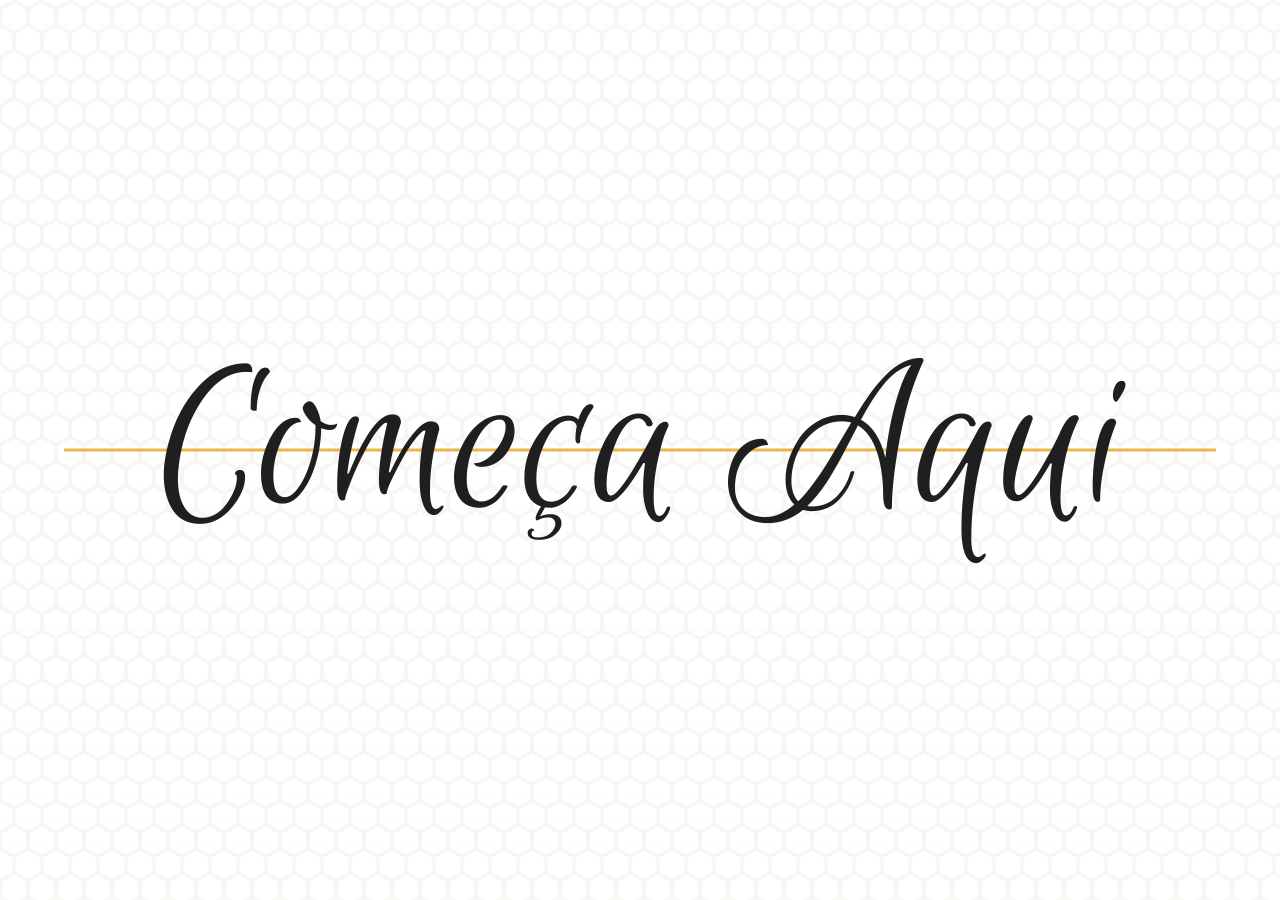
<file: index.html>
<!DOCTYPE html>
<html lang="pt-br">
  <head>
    <meta charset="UTF-8" />
    <meta name="viewport" content="width=device-width, initial-scale=1.0" />
    <meta http-equiv="refresh" content="1.5; url=View/index.html" />
    <title>Começa Aqui</title>
    <link rel="preconnect" href="https://fonts.googleapis.com" />
    <link rel="preconnect" href="https://fonts.gstatic.com" crossorigin />
    <link
      href="https://fonts.googleapis.com/css2?family=Euphoria+Script&display=swap"
      rel="stylesheet" />
    <style>
      :root {
        --gold: #e9b64a;
        --bg-light: #f7f6f3;
        --text-dark: #1f1f1f;
        --card-bg: #ffffff;
      }

      :root[data-theme="dark"] {
        --bg-light: #2f2c2a;
        --card-bg: #3a3633;
        --text-dark: #f2efea;
      }

      * {
        box-sizing: border-box;
      }

      body {
        margin: 0;
        min-height: 100vh;
        display: flex;
        align-items: center;
        justify-content: center;
      }

      .splash {
        --s: 14px;
        --hex-linha: var(--card-bg);
        --hex-fundo: var(--bg-light);

        --c: #0000, var(--hex-linha) 0.5deg 119.5deg, #0000 120deg;
        --g1: conic-gradient(from 60deg at 56.25% calc(425% / 6), var(--c));
        --g2: conic-gradient(from 180deg at 43.75% calc(425% / 6), var(--c));
        --g3: conic-gradient(from -60deg at 50% calc(175% / 12), var(--c));
        background: var(--g1), var(--g1) var(--s) calc(1.73 * var(--s)), var(--g2),
          var(--g2) var(--s) calc(1.73 * var(--s)), var(--g3) var(--s) 0,
          var(--g3) 0 calc(1.73 * var(--s)) var(--hex-fundo);
        background-size: calc(2 * var(--s)) calc(3.46 * var(--s));

        width: 100%;
        min-height: 100vh;
        display: flex;
        align-items: center;
        justify-content: center;
      }

      .splash-title-wrap {
        position: relative;
        display: flex;
        align-items: center;
        justify-content: center;
        width: 90%;
      }

      .splash-title-wrap::before {
        content: "";
        position: absolute;
        top: 50%;
        left: 0;
        right: 0;
        height: 3px;
        background-color: var(--gold);
        transform: translateY(-50%);
      }

      .splash-title {
        position: relative;
        z-index: 1;
        margin: 0;
        padding: 0 24px;
        font-family: "Euphoria Script", cursive;
        font-size: clamp(4rem, 18vw, 14rem);
        font-weight: 400;
        color: var(--text-dark);
        white-space: nowrap;
        text-align: center;
      }
    </style>
    <script>
      (function () {
        var tema = localStorage.getItem("tema");
        if (tema === "dark") {
          document.documentElement.setAttribute("data-theme", "dark");
        }
      })();
      setTimeout(function () {
        window.location.replace("View/index.html");
      }, 1500);
    </script>
  </head>
  <body>
    <div class="splash">
      <div class="splash-title-wrap">
        <h1 class="splash-title">Começa Aqui</h1>
      </div>
    </div>
  </body>
</html>
</file>
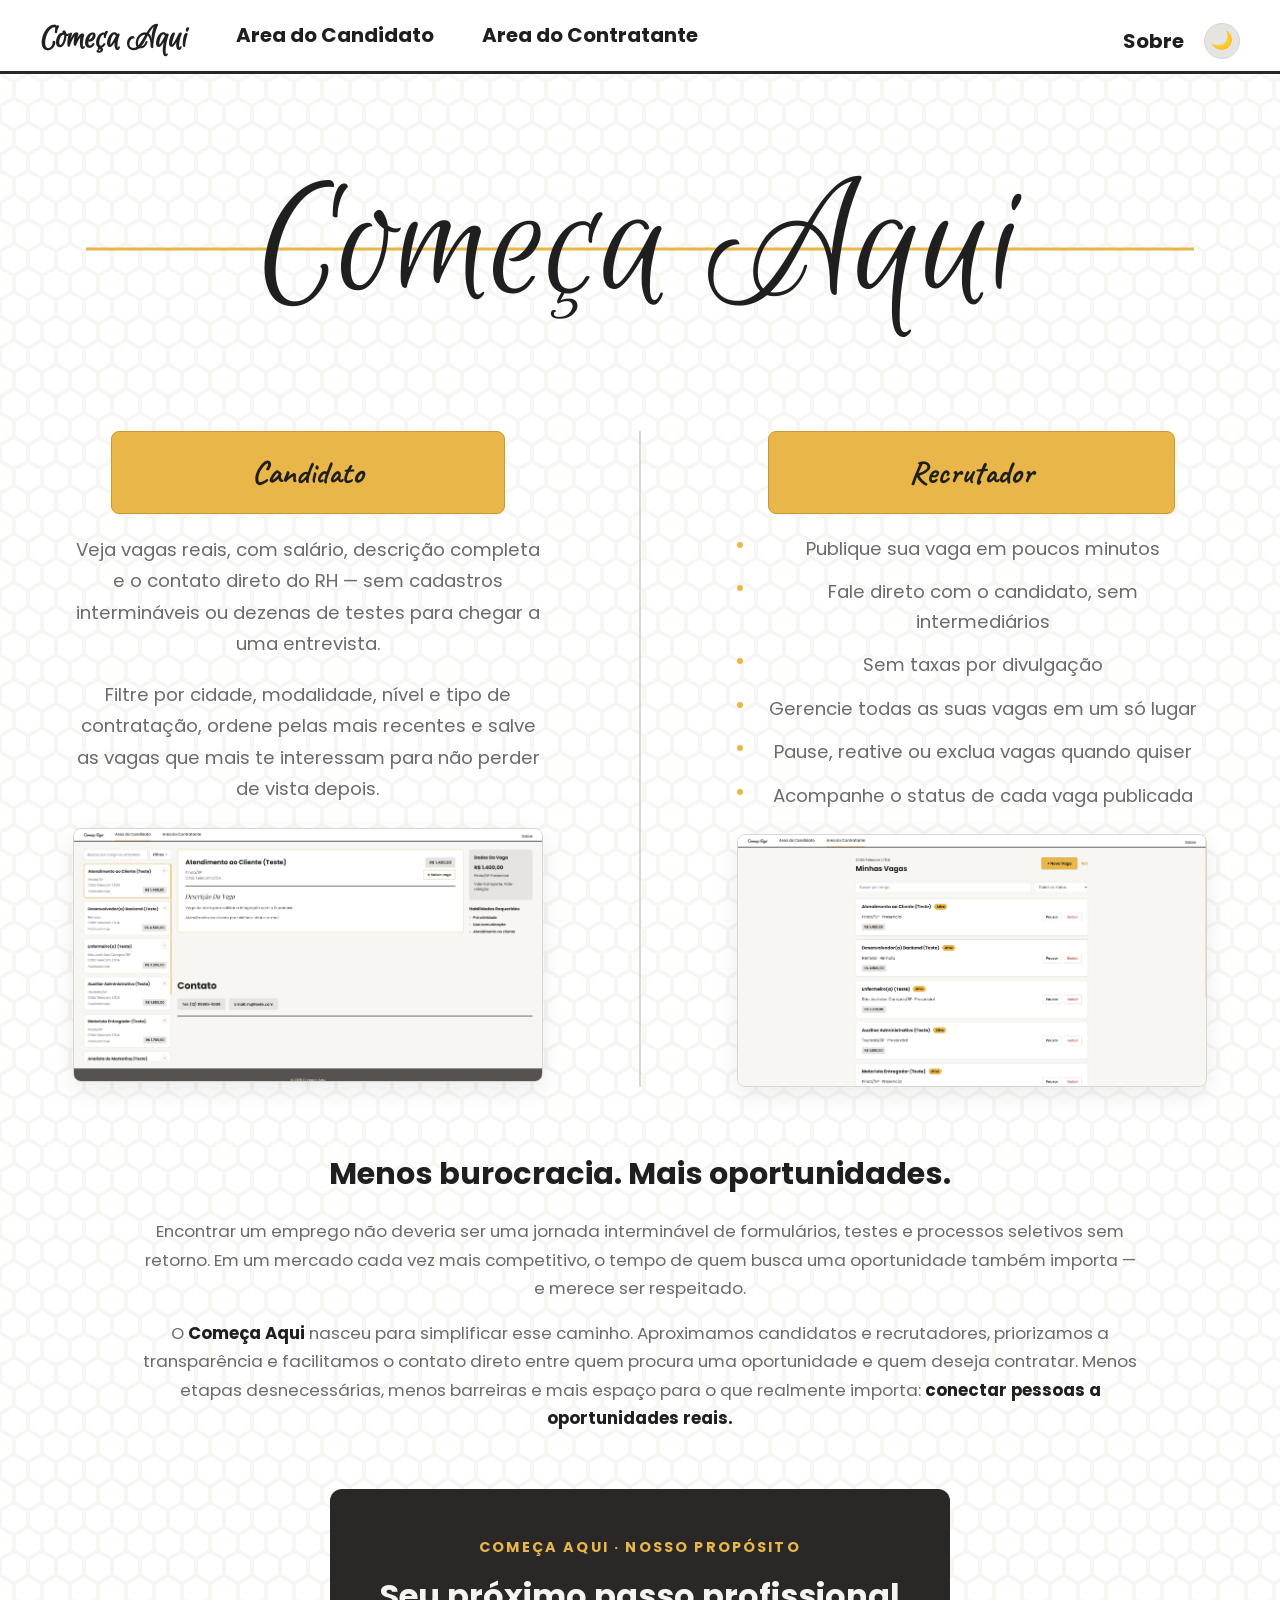
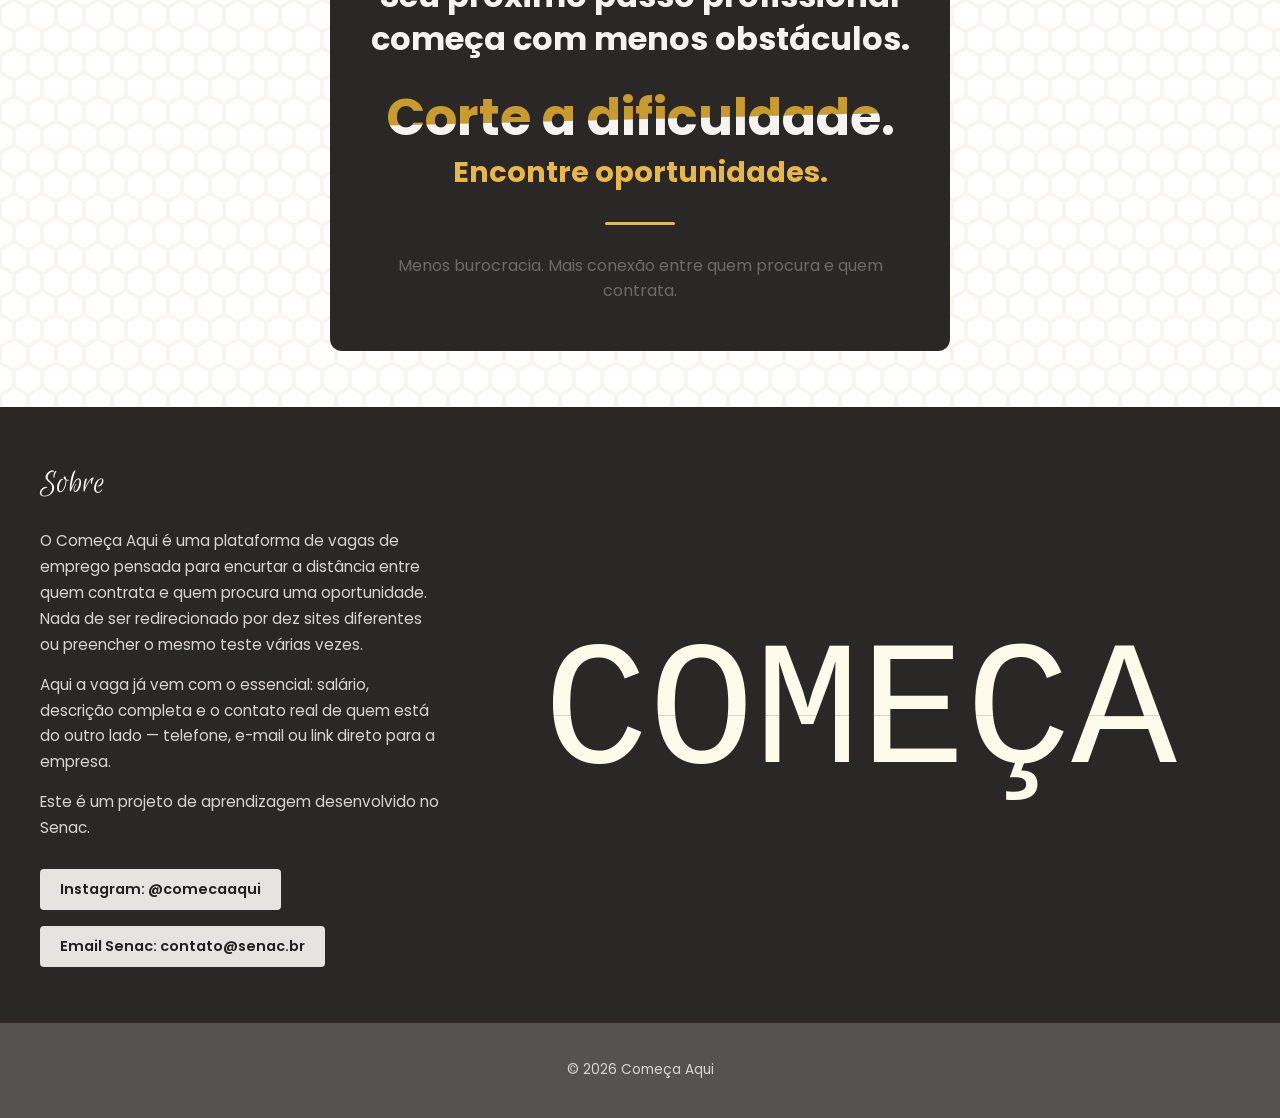
<file: View/index.html>
<!DOCTYPE html>
<html lang="pt-br">
  <head>
    <meta charset="UTF-8" />
    <meta name="viewport" content="width=device-width, initial-scale=1.0" />
    <title>Começa Aqui</title>
    <script>
      (function () {
        var tema = localStorage.getItem("tema");
        if (tema === "dark") {
          document.documentElement.setAttribute("data-theme", "dark");
        }
      })();
    </script>
    <link rel="preconnect" href="https://fonts.googleapis.com" />
    <link rel="preconnect" href="https://fonts.gstatic.com" crossorigin />
    <link
      href="https://fonts.googleapis.com/css2?family=Caveat:wght@600;700&family=Euphoria+Script&family=Playfair+Display:ital@1&family=Poppins:wght@400;500;600;700&display=swap"
      rel="stylesheet" />
    <link rel="stylesheet" href="style.css" />
  </head>
  <body class="pagina-inicial">
    <header class="navbar">
      <nav class="nav-links">
        <a href="index.html" class="logo">Começa Aqui</a>
        <a href="vagas.html">Area do Candidato</a>
        <a href="contratante-login.html">Area do Contratante</a>
      </nav>
      <div class="navbar-direita">
        <a href="#sobre" class="nav-sobre">Sobre</a>
        <button type="button" id="tema-toggle" class="tema-toggle" aria-label="Alternar tema claro/escuro"></button>
      </div>
    </header>

    <main>
      <section class="hero">
        <div class="hero-title-wrap">
          <h1 class="hero-title">Começa Aqui</h1>
        </div>

        <div class="choice-grid">
          <div class="choice-card">
            <a href="vagas.html" class="btn-gold">Candidato</a>
            <p class="choice-text">
              Veja vagas reais, com salário, descrição completa e o contato
              direto do RH — sem cadastros intermináveis ou dezenas de testes
              para chegar a uma entrevista.
            </p>
            <p class="choice-text">
              Filtre por cidade, modalidade, nível e tipo de contratação,
              ordene pelas mais recentes e salve as vagas que mais te
              interessam para não perder de vista depois.
            </p>
            <img
              src="assets/preview-candidato.png"
              alt="Tela da área do candidato mostrando a lista de vagas e os detalhes de uma vaga selecionada"
              class="choice-preview choice-preview-claro"
            />
            <img
              src="assets/preview-candidato-dark.jpg"
              alt="Tela da área do candidato mostrando a lista de vagas e os detalhes de uma vaga selecionada, em modo escuro"
              class="choice-preview choice-preview-escuro"
            />
          </div>

          <div class="choice-divider"></div>

          <div class="choice-card">
            <a href="contratante-login.html" class="btn-gold">Recrutador</a>
            <ul class="choice-list">
              <li>Publique sua vaga em poucos minutos</li>
              <li>Fale direto com o candidato, sem intermediários</li>
              <li>Sem taxas por divulgação</li>
              <li>Gerencie todas as suas vagas em um só lugar</li>
              <li>Pause, reative ou exclua vagas quando quiser</li>
              <li>Acompanhe o status de cada vaga publicada</li>
            </ul>
            <img
              src="assets/preview-contratante.png"
              alt="Tela do painel do contratante mostrando o dashboard com a lista de vagas publicadas"
              class="choice-preview choice-preview-claro"
            />
            <img
              src="assets/preview-contratante-dark.jpg"
              alt="Tela do painel do contratante mostrando o dashboard com a lista de vagas publicadas, em modo escuro"
              class="choice-preview choice-preview-escuro"
            />
          </div>
        </div>

        <div class="hero-destaque">
          <div class="hero-texto-institucional">
            <h3 class="texto-institucional-titulo">Menos burocracia. Mais oportunidades.</h3>
            <p class="texto-institucional-paragrafo">
              Encontrar um emprego não deveria ser uma jornada interminável de
              formulários, testes e processos seletivos sem retorno. Em um
              mercado cada vez mais competitivo, o tempo de quem busca uma
              oportunidade também importa — e merece ser respeitado.
            </p>
            <p class="texto-institucional-paragrafo">
              O <strong>Começa Aqui</strong> nasceu para simplificar esse
              caminho. Aproximamos candidatos e recrutadores, priorizamos a
              transparência e facilitamos o contato direto entre quem procura
              uma oportunidade e quem deseja contratar. Menos etapas
              desnecessárias, menos barreiras e mais espaço para o que
              realmente importa:
              <strong>conectar pessoas a oportunidades reais.</strong>
            </p>
          </div>

          <div class="hero-institucional">
            <p class="institucional-eyebrow">Começa Aqui &middot; Nosso Propósito</p>
            <h3 class="institucional-titulo">
              Seu próximo passo profissional começa com menos obstáculos.
            </h3>
            <p class="institucional-corte">
              <span class="corte-link" tabindex="0">
                <span class="corte-link-cima" aria-hidden="true">Corte a dificuldade.</span>
                <span class="corte-link-baixo">Corte a dificuldade.</span>
              </span>
            </p>
            <p class="institucional-encontre">Encontre oportunidades.</p>
            <div class="institucional-divisor"></div>
            <p class="institucional-fechamento">
              Menos burocracia. Mais conexão entre quem procura e quem contrata.
            </p>
          </div>
        </div>
      </section>

      <section id="sobre" class="sobre">
        <div class="sobre-conteudo">
          <h2 class="sobre-title">Sobre</h2>
          <div class="sobre-text">
            <p>
              O Começa Aqui é uma plataforma de vagas de emprego pensada para
              encurtar a distância entre quem contrata e quem procura uma
              oportunidade. Nada de ser redirecionado por dez sites diferentes ou
              preencher o mesmo teste várias vezes.
            </p>
            <p>
              Aqui a vaga já vem com o essencial: salário, descrição completa e o
              contato real de quem está do outro lado — telefone, e-mail ou link
              direto para a empresa.
            </p>
            <p>
              Este é um projeto de aprendizagem desenvolvido no Senac.
            </p>
          </div>

          <div class="sobre-contato">
            <span class="sobre-contato-item">Instagram: @comecaaqui</span>
            <span class="sobre-contato-item">Email Senac: contato@senac.br</span>
          </div>
        </div>

        <div class="sobre-assinatura">
          <span class="assinatura-texto">
            Começa
            <span class="assinatura-metade-cima" aria-hidden="true">Começa</span>
            <span class="assinatura-metade-baixo" aria-hidden="true">Começa</span>
            <span class="assinatura-faixa" aria-hidden="true">Aqui e Agora</span>
          </span>
        </div>
      </section>
    </main>

    <footer class="footer">
      <p>&copy; 2026 Começa Aqui</p>
    </footer>

    <script src="../Controller/controller.js"></script>
  </body>
</html>
</file>
<file: View/style.css>
:root {
  --gold: #e9b64a;
  --gold-dark: #c99a2e;
  --bg-light: #f7f6f3;
  --bg-dark: #2a2826;
  --text-dark: #1f1f1f;
  --text-light: #f5f4f1;
  --text-muted: #6b6b6b;
  --border-light: #d8d6d2;
  --box-bg: #e6e4e0;
  --card-bg: #ffffff;
  --text-on-gold: #1f1f1f;
  --cor-sucesso: #2e7d32;
  --cor-erro: #b23a3a;
  --cor-erro-borda: #e3c2c2;

  --font-script: "Euphoria Script", cursive;
  --font-hand: "Caveat", cursive;
  --font-serif: "Playfair Display", serif;
  --font-sans: "Poppins", sans-serif;
}

:root[data-theme="dark"] {
  --bg-light: #2f2c2a;
  --card-bg: #3a3633;
  --box-bg: #454039;
  --border-light: #514c46;
  --text-dark: #f2efea;
  --text-muted: #b7b2ac;
  --cor-sucesso: #7fd188;
  --cor-erro: #e68a8a;
  --cor-erro-borda: #5c3a3a;
}

* {
  box-sizing: border-box;
}

::-webkit-scrollbar {
  width: 3px;
  height: 3px;
  margin-left: 2px;
}

::-webkit-scrollbar-track {
  background-color: var(--bg-light);
}

::-webkit-scrollbar-thumb {
  background-color: var(--gold);
  border-radius: 8px;
}

::-webkit-scrollbar-thumb:hover {
  background-color: var(--gold-dark);
}

body {
  margin: 0;
  background-color: var(--bg-light);
  color: var(--text-dark);
  font-family: var(--font-sans);
  transition: background-color 0.2s ease, color 0.2s ease;
}

.pagina-inicial {
  --s: 14px;
  --hex-linha: var(--card-bg);
  --hex-fundo: var(--bg-light);

  --c: #0000, var(--hex-linha) 0.5deg 119.5deg, #0000 120deg;
  --g1: conic-gradient(from 60deg at 56.25% calc(425% / 6), var(--c));
  --g2: conic-gradient(from 180deg at 43.75% calc(425% / 6), var(--c));
  --g3: conic-gradient(from -60deg at 50% calc(175% / 12), var(--c));
  background: var(--g1), var(--g1) var(--s) calc(1.73 * var(--s)), var(--g2),
    var(--g2) var(--s) calc(1.73 * var(--s)), var(--g3) var(--s) 0,
    var(--g3) 0 calc(1.73 * var(--s)) var(--hex-fundo);
  background-size: calc(2 * var(--s)) calc(3.46 * var(--s));
}

a {
  text-decoration: none;
  color: inherit;
}

ul {
  margin: 0;
  padding: 0;
  list-style: none;
}

/* Navbar */

.navbar {
  background-color: var(--card-bg);
  display: flex;
  align-items: center;
  justify-content: space-between;
  padding: 10px 40px;
  padding-bottom: 0px;
  border-bottom: 3px solid var(--bg-dark);
}

.nav-links .logo {
  font-family: var(--font-script);
  font-size: 2.1rem;
  font-weight: 700;
  color: var(--text-dark);
}

.nav-links {
  display: flex;
  gap: 48px;
}

.nav-links a {
  font-size: 1.25rem;
  font-weight: 700;
  color: var(--text-dark);
  padding-top: 10px;
  padding-bottom: 10px;
  border-bottom: 2px solid transparent;
  transition: border-color 0.2s ease;
}

.nav-links a:hover,
.nav-links a.active {
  border-color: var(--gold);
}

.nav-sobre {
  font-size: 1.25rem;
  font-weight: 700;
}

.navbar-direita {
  display: flex;
  align-items: center;
  gap: 20px;
}

.tema-toggle {
  display: inline-flex;
  align-items: center;
  justify-content: center;
  width: 36px;
  height: 36px;
  border-radius: 50%;
  border: 1px solid var(--border-light);
  background-color: var(--box-bg);
  font-size: 1.1rem;
  line-height: 1;
  cursor: pointer;
  transition: border-color 0.2s ease, background-color 0.2s ease;
}

.tema-toggle:hover {
  border-color: var(--gold);
}

/* Hero (home) */

.hero {
  text-align: center;
  padding: 72px 24px 56px;
}

.hero-title-wrap {
  position: relative;
  display: flex;
  align-items: center;
  justify-content: center;
  margin: 0 auto 80px;
  width: 90%;
}

.hero-title-wrap::before {
  content: "";
  position: absolute;
  top: 50%;
  left: 0;
  right: 0;
  height: 3px;
  background-color: var(--gold);
  transform: translateY(-50%);
}

.hero-title {
  position: relative;
  z-index: 1;
  margin: 0;
  padding: 0 32px;
  font-family: var(--font-script);
  font-size: 11rem;
  font-weight: 400;
  color: var(--text-dark);
  white-space: nowrap;
}

.choice-grid {
  display: grid;
  grid-template-columns: 1fr 2px 1fr;
  align-items: start;
  gap: 96px;
  width: 92%;
  max-width: 1400px;
  margin: 0 auto;
}

.choice-divider {
  height: 100%;
  background-color: var(--border-light);
}

.choice-card {
  text-align: center;
}

.choice-card:first-child {
  text-align: center;
}

.btn-gold {
  display: inline-block;
  background-color: var(--gold);
  color: var(--text-on-gold);
  font-family: var(--font-hand);
  font-weight: 700;
  font-size: 2rem;
  padding: 20px 140px;
  border-radius: 8px;
  border: 1px solid var(--gold-dark);
  transition: background-color 0.2s ease;
}

.btn-gold:hover {
  background-color: var(--gold-dark);
}

.choice-text {
  margin-top: 20px;
  color: var(--text-muted);
  line-height: 1.7;
  font-size: 1.15rem;
}

.choice-list {
  margin-top: 20px;
  display: flex;
  flex-direction: column;
  gap: 14px;
}

.choice-list li {
  position: relative;
  padding-left: 22px;
  color: var(--text-muted);
  font-size: 1.15rem;
  line-height: 1.6;
}

.choice-list li::before {
  content: "";
  position: absolute;
  left: 0;
  top: 8px;
  width: 6px;
  height: 6px;
  border-radius: 50%;
  background-color: var(--gold);
}

.choice-preview {
  display: block;
  width: 100%;
  margin-top: 24px;
  border: 1px solid var(--border-light);
  border-radius: 8px;
  box-shadow: 0 8px 24px rgba(0, 0, 0, 0.08);
}

.choice-preview-escuro {
  display: none;
}

:root[data-theme="dark"] .choice-preview-claro {
  display: none;
}

:root[data-theme="dark"] .choice-preview-escuro {
  display: block;
}

.hero-destaque {
  display: flex;
  flex-direction: column;
  align-items: center;
  gap: 40px;
  width: 92%;
  max-width: 1400px;
  margin: 64px auto 0;
}

.hero-texto-institucional {
  width: 100%;
  max-width: 1000px;
  text-align: center;
}

.texto-institucional-titulo {
  font-size: 1.9rem;
  font-weight: 700;
  color: var(--text-dark);
  margin: 0 0 20px;
}

.texto-institucional-paragrafo {
  color: var(--text-muted);
  font-size: 1.05rem;
  line-height: 1.7;
  margin: 0 0 16px;
}

.texto-institucional-paragrafo strong {
  color: var(--text-dark);
  font-weight: 700;
}

.hero-institucional {
  width: 100%;
  max-width: 620px;
  padding: 48px 40px;
  background-color: var(--bg-dark);
  border-radius: 12px;
  text-align: center;
}

.institucional-eyebrow {
  margin: 0 0 16px;
  color: var(--gold);
  font-size: 0.9rem;
  font-weight: 700;
  letter-spacing: 0.15em;
  text-transform: uppercase;
}

.institucional-titulo {
  font-size: 2rem;
  font-weight: 700;
  color: var(--text-light);
  margin: 0 0 32px;
  line-height: 1.35;
}

.institucional-corte {
  margin: 0;
}

.institucional-encontre {
  margin: 8px 0 0;
  font-size: 1.8rem;
  font-weight: 700;
  color: var(--gold);
}

.institucional-divisor {
  width: 70px;
  height: 3px;
  margin: 28px auto;
  background-color: var(--gold);
  border-radius: 2px;
}

.institucional-fechamento {
  margin: 0;
  font-size: 1rem;
  font-weight: 400;
  color: var(--text-muted);
}

.corte-link {
  position: relative;
  display: inline-block;
  line-height: 1em;
  font-size: 3.2rem;
  font-weight: 700;
}

.corte-link-cima,
.corte-link-baixo {
  display: inline-block;
}

.corte-link-cima {
  position: absolute;
  top: 0;
  left: 0;
  color: var(--gold-dark);
  clip-path: polygon(0% 66%, 0% 0%, 100% 0%, 100% 40%);
  transition: transform 0.6s cubic-bezier(0.16, 1, 0.3, 1) 0.1s, color 0.5s ease;
}

.corte-link-cima::after {
  content: "";
  position: absolute;
  top: 36%;
  left: 0;
  width: 100%;
  height: 8%;
  background: var(--gold);
  transform: rotateZ(-2.2deg) scaleX(0%);
  transform-origin: right top;
  transition: transform 0.2s ease;
}

.corte-link-baixo {
  position: relative;
  clip-path: polygon(0% 65%, 100% 40%, 100% 110%, 0% 110%);
  color: var(--text-light);
  transition: color 0.5s ease;
}

.corte-link-baixo::after {
  content: "";
  position: absolute;
  top: 40%;
  left: 0;
  width: 100%;
  height: 8%;
  background: var(--gold);
  transform: rotateZ(-2deg) scaleX(0%);
  transform-origin: right top;
  transition: transform 0.2s ease;
}

.corte-link:hover .corte-link-cima,
.corte-link:focus-visible .corte-link-cima {
  color: var(--gold);
  transform: translateY(-0.4em) rotateZ(-3deg);
  transition: transform 0.5s cubic-bezier(0.12, 0.8, 0.57, 1) 0.2s, color 0.5s ease;
}

.corte-link:hover .corte-link-cima::after,
.corte-link:focus-visible .corte-link-cima::after {
  top: 62%;
  transform-origin: left top;
  transform: rotateZ(-2.2deg) scaleX(100%);
}

.corte-link:hover .corte-link-baixo::after,
.corte-link:focus-visible .corte-link-baixo::after {
  top: 65%;
  transform-origin: left top;
  transform: rotateZ(-2.1deg) scaleX(100%);
}

@media (prefers-reduced-motion: reduce) {
  .corte-link-cima,
  .corte-link-baixo,
  .corte-link-cima::after,
  .corte-link-baixo::after {
    transition: none;
  }
}

/* Sobre */

.sobre {
  background-color: var(--bg-dark);
  color: var(--text-light);
  padding: 56px 40px;
  display: flex;
  align-items: center;
  justify-content: space-between;
  flex-wrap: wrap;
  gap: 40px;
}

.sobre-conteudo {
  flex: 1;
  min-width: 280px;
  max-width: 820px;
}

.sobre-title {
  font-family: var(--font-script);
  font-size: 2.2rem;
  font-weight: 400;
  margin: 0 0 24px;
}

.sobre-assinatura {
  position: relative;
  width: 760px;
  height: 300px;
  flex-shrink: 0;
}

.assinatura-texto {
  position: absolute;
  top: 50%;
  left: 50%;
  transform: translate(-50%, -50%);
  margin: 0;
  font-family: Consolas, "SFMono-Regular", "Courier New", monospace;
  font-size: 11rem;
  color: transparent;
  text-transform: uppercase;
  white-space: nowrap;
  cursor: pointer;
}

.assinatura-metade-cima,
.assinatura-metade-baixo {
  position: absolute;
  top: 0;
  left: 0;
  color: #fffbeb;
  transition: 0.5s;
  overflow: hidden;
  white-space: nowrap;
}

.assinatura-metade-cima {
  clip-path: polygon(0 0, 100% 0, 100% 50%, 0 50%);
}

.assinatura-metade-baixo {
  clip-path: polygon(0 50%, 100% 50%, 100% 100%, 0 100%);
}

.sobre-assinatura:hover .assinatura-metade-cima {
  transform: translateY(-0.45em);
}

.sobre-assinatura:hover .assinatura-metade-baixo {
  transform: translateY(0.45em);
}

.assinatura-faixa {
  position: absolute;
  top: 50%;
  left: 0;
  transform: translateY(-50%) scaleY(0);
  width: 91%;
  color: var(--text-on-gold);
  background-color: var(--gold);
  font-size: 1.6rem;
  font-weight: 600;
  letter-spacing: 0.2em;
  text-align: center;
  white-space: nowrap;
  padding: 18px 0 18px 20px;
  margin-left: 5px;
  transition: 0.5s;
}

.sobre-assinatura:hover .assinatura-faixa {
  transform: translateY(-50%) scaleY(1);
}

.sobre-text {
  display: flex;
  flex-direction: column;
  gap: 14px;
}

.sobre-text p {
  margin: 0;
  line-height: 1.7;
  color: #d8d6d2;
  font-size: 0.95rem;
}

.sobre-contato {
  display: flex;
  flex-wrap: wrap;
  gap: 16px;
  margin-top: 28px;
}

.sobre-contato-item {
  background-color: var(--box-bg);
  color: var(--text-dark);
  padding: 10px 20px;
  border-radius: 4px;
  font-weight: 600;
  font-size: 0.9rem;
}

/* Footer */

.footer {
  background-color: #555250;
  color: #d8d6d2;
  text-align: center;
  padding: 24px;
  font-size: 0.85rem;
}

/* Vagas layout (área do candidato) */

.vagas-layout {
  display: grid;
  grid-template-columns: 360px 1fr 260px;
  grid-template-areas:
    "list detail dados"
    "list contato contato";
  gap: 24px;
  padding: 32px 40px;
  align-items: start;
}

.vagas-sidebar {
  grid-area: list;
  display: flex;
  flex-direction: column;
  gap: 16px;
  max-height: 80vh;
  min-width: 0;
}

.vagas-busca {
  display: flex;
  flex-direction: column;
  gap: 10px;
  flex-shrink: 0;
}

.busca-row {
  display: flex;
  gap: 8px;
}

.busca-input,
.filtro-select {
  padding: 10px 14px;
  border-radius: 6px;
  border: 1px solid var(--border-light);
  background-color: var(--card-bg);
  color: var(--text-dark);
  font-family: var(--font-sans);
  font-size: 0.9rem;
  width: 100%;
}

.busca-input {
  flex: 1;
  min-width: 0;
}

.busca-input:focus,
.filtro-select:focus {
  outline: none;
  border-color: var(--gold);
}

.btn-filtros-toggle {
  flex-shrink: 0;
  display: flex;
  align-items: center;
  gap: 4px;
  padding: 10px 14px;
  border-radius: 6px;
  border: 1px solid var(--border-light);
  background-color: var(--card-bg);
  color: var(--text-dark);
  font-family: var(--font-sans);
  font-weight: 600;
  font-size: 0.9rem;
  cursor: pointer;
  transition: border-color 0.2s ease;
}

.btn-filtros-toggle:hover {
  border-color: var(--gold);
}

.btn-filtros-toggle[aria-expanded="true"] {
  border-color: var(--gold);
  background-color: var(--box-bg);
}

.icone-chevron {
  display: inline-block;
  transition: transform 0.2s ease;
}

.btn-filtros-toggle[aria-expanded="true"] .icone-chevron {
  transform: rotate(180deg);
}

.painel-filtros {
  display: flex;
  flex-direction: column;
  gap: 10px;
  padding: 14px;
  border: 1px solid var(--border-light);
  border-radius: 8px;
  background-color: var(--bg-light);
}

.painel-filtros[hidden] {
  display: none;
}

.filtro-checkbox {
  display: flex;
  align-items: center;
  gap: 8px;
  color: var(--text-dark);
  font-family: var(--font-sans);
  font-size: 0.9rem;
  font-weight: 600;
  cursor: pointer;
}

.filtro-checkbox input {
  accent-color: var(--gold);
  width: 16px;
  height: 16px;
  cursor: pointer;
}

.filtros-grid {
  display: grid;
  grid-template-columns: 1fr 1fr;
  gap: 10px;
}

.filtros-grid .filtro-select {
  min-width: 0;
}

.btn-limpar-filtros {
  align-self: flex-start;
  background: none;
  border: none;
  padding: 0;
  color: var(--gold-dark);
  font-family: var(--font-sans);
  font-weight: 600;
  font-size: 0.85rem;
  text-decoration: underline;
  cursor: pointer;
}

.btn-limpar-filtros:hover {
  color: var(--text-dark);
}

.vagas-list {
  flex: 1;
  min-height: 0;
  min-width: 0;
  display: flex;
  flex-direction: column;
  gap: 16px;
  overflow-y: auto;
}

.vagas-sem-resultado {
  color: var(--text-muted);
  font-size: 0.9rem;
  text-align: center;
  padding: 24px 0;
}

.vaga-card {
  position: relative;
  background-color: var(--card-bg);
  border: 1px solid var(--border-light);
  border-radius: 8px;
  padding: 16px;
  cursor: pointer;
  transition: border-color 0.2s ease;
}

.vaga-card:hover {
  border-color: var(--gold);
}

.vaga-card.active {
  border: 2px solid var(--gold);
}

.vaga-card h3 {
  margin: 0 0 12px;
  padding-right: 32px;
  font-size: 1rem;
}

.btn-salvar {
  position: absolute;
  top: 12px;
  right: 12px;
  width: 26px;
  height: 26px;
  display: flex;
  align-items: center;
  justify-content: center;
  border-radius: 50%;
  border: 1px solid var(--border-light);
  background-color: var(--card-bg);
  color: var(--gold-dark);
  font-size: 1rem;
  line-height: 1;
  cursor: pointer;
  transition: background-color 0.2s ease, border-color 0.2s ease;
}

.btn-salvar:hover {
  border-color: var(--gold);
}

.btn-salvar.salvo {
  background-color: var(--gold);
  border-color: var(--gold-dark);
  color: var(--text-on-gold);
}

.vaga-card-footer {
  display: flex;
  align-items: flex-end;
  justify-content: space-between;
  gap: 12px;
}

.vaga-info {
  display: flex;
  flex-direction: column;
  gap: 2px;
}

.vaga-card .vaga-local {
  margin: 0;
  color: var(--text-muted);
  font-size: 0.85rem;
}

.vaga-card .vaga-empresa {
  margin: 0;
  color: var(--text-muted);
  font-size: 0.85rem;
}

.vaga-card .vaga-data {
  margin: 4px 0 0;
  color: var(--text-muted);
  font-size: 0.75rem;
  font-style: italic;
}

.vaga-card .vaga-salario {
  flex-shrink: 0;
  display: inline-block;
  background-color: var(--box-bg);
  padding: 4px 10px;
  border-radius: 4px;
  font-size: 0.85rem;
  font-weight: 600;
}

.vaga-detail {
  grid-area: detail;
  background-color: var(--card-bg);
  border: 1px solid var(--gold);
  border-radius: 8px;
  padding: 32px;
  max-height: 80vh;
  overflow-y: auto;
}

.vaga-detail-header {
  display: flex;
  align-items: flex-start;
  justify-content: space-between;
  gap: 24px;
  border-bottom: 2px solid var(--text-dark);
  padding-bottom: 20px;
  margin-bottom: 24px;
}

.vaga-detail-header h1 {
  margin: 0 0 10px;
  font-size: 1.6rem;
}

.vaga-detail-header .vaga-local,
.vaga-detail-header .vaga-empresa {
  margin: 0;
  color: var(--text-muted);
  font-size: 0.95rem;
}

.vaga-detail-header .vaga-salario {
  background-color: var(--box-bg);
  padding: 8px 16px;
  border-radius: 4px;
  font-weight: 600;
  white-space: nowrap;
}

.vaga-detail-actions {
  display: flex;
  flex-direction: column;
  align-items: flex-end;
  gap: 10px;
}

.btn-salvar-detail {
  display: inline-flex;
  align-items: center;
  gap: 6px;
  padding: 8px 16px;
  border-radius: 4px;
  border: 1px solid var(--gold-dark);
  background-color: transparent;
  color: var(--text-dark);
  font-family: var(--font-sans);
  font-weight: 600;
  font-size: 0.85rem;
  white-space: nowrap;
  cursor: pointer;
  transition: background-color 0.2s ease;
}

.btn-salvar-detail:hover {
  background-color: var(--box-bg);
}

.btn-salvar-detail.salvo {
  background-color: var(--gold);
  border-color: var(--gold-dark);
  color: var(--text-on-gold);
}

.descricao-title {
  font-family: var(--font-serif);
  font-style: italic;
  font-weight: 500;
  font-size: 1.6rem;
  margin: 0 0 18px;
}

.descricao-text p {
  line-height: 1.7;
  color: var(--text-dark);
  font-size: 0.95rem;
  margin: 0 0 14px;
}

.vaga-dados {
  grid-area: dados;
  display: flex;
  flex-direction: column;
  gap: 24px;
}

.dados-box {
  background-color: var(--box-bg);
  border-radius: 8px;
  padding: 20px;
}

.dados-box h3 {
  margin: 0 0 12px;
  font-size: 1.1rem;
}

.dados-box .preco {
  font-size: 1.3rem;
  font-weight: 700;
  margin: 0 0 8px;
}

.dados-box p {
  margin: 0 0 12px;
  font-size: 0.9rem;
  line-height: 1.5;
}

.habilidades-box h3 {
  margin: 0 0 12px;
  font-size: 1.05rem;
}

.habilidades-box ul {
  display: flex;
  flex-direction: column;
  gap: 8px;
}

.habilidades-box li {
  position: relative;
  padding-left: 16px;
  font-weight: 600;
  font-size: 0.9rem;
}

.habilidades-box li::before {
  content: "•";
  position: absolute;
  left: 0;
  color: var(--gold-dark);
}

/* Contato */

.contato {
  grid-area: contato;
}

.contato h2 {
  font-size: 2.4rem;
  margin: 0 0 24px;
}

.contato-card {
  display: flex;
  flex-wrap: wrap;
  gap: 16px;
  margin-bottom: 20px;
}

.contato-item {
  display: inline-flex;
  align-items: center;
  gap: 14px;
  background-color: var(--box-bg);
  padding: 12px 20px;
  border-radius: 4px;
}

.contato-item[hidden] {
  display: none;
}

.contato-texto {
  font-weight: 600;
  font-size: 0.95rem;
  color: var(--text-dark);
}

.contato-acoes {
  display: flex;
  gap: 8px;
  flex-shrink: 0;
}

.btn-contato-acao {
  display: inline-flex;
  align-items: center;
  justify-content: center;
  width: 32px;
  height: 32px;
  border-radius: 50%;
  border: 1px solid var(--border-light);
  background-color: var(--card-bg);
  font-size: 0.95rem;
  line-height: 1;
  cursor: pointer;
  text-decoration: none;
  transition: border-color 0.2s ease, background-color 0.2s ease;
}

.btn-contato-acao:hover {
  border-color: var(--gold);
}

.btn-contato-acao.copiado {
  border-color: var(--gold-dark);
  background-color: var(--gold);
}

.contato hr {
  border: none;
  border-top: 2px solid var(--text-dark);
  margin: 24px 0;
}

.link-externo-box[hidden],
.btn-salvar-detail[hidden] {
  display: none;
}

.link-externo-box {
  display: inline-block;
  background-color: var(--box-bg);
  padding: 12px 20px;
  border-radius: 4px;
  font-weight: 600;
  font-size: 0.95rem;
}

/* Área do Contratante - login/cadastro */

.login-wrap {
  min-height: 70vh;
  display: flex;
  align-items: center;
  justify-content: center;
  padding: 48px 24px;
}

.login-card {
  width: 100%;
  max-width: 420px;
  background-color: var(--card-bg);
  border: 1px solid var(--border-light);
  border-radius: 12px;
  padding: 32px;
}

.login-tabs {
  display: flex;
  gap: 24px;
  margin-bottom: 28px;
  border-bottom: 1px solid var(--border-light);
}

.login-tab {
  background: none;
  border: none;
  padding: 0 0 12px;
  font-family: var(--font-sans);
  font-weight: 600;
  font-size: 1rem;
  color: var(--text-muted);
  border-bottom: 2px solid transparent;
  cursor: pointer;
  transition: color 0.2s ease, border-color 0.2s ease;
}

.login-tab.active {
  color: var(--text-dark);
  border-color: var(--gold);
}

.form-contratante {
  display: flex;
  flex-direction: column;
  gap: 18px;
}

.form-contratante[hidden] {
  display: none;
}

.form-group {
  display: flex;
  flex-direction: column;
  gap: 6px;
}

.form-label {
  font-family: var(--font-sans);
  font-weight: 600;
  font-size: 0.85rem;
  color: var(--text-dark);
}

.form-input {
  padding: 12px 14px;
  border-radius: 6px;
  border: 1px solid var(--border-light);
  background-color: var(--card-bg);
  color: var(--text-dark);
  font-family: var(--font-sans);
  font-size: 0.95rem;
  width: 100%;
}

.form-input:focus {
  outline: none;
  border-color: var(--gold);
}

.form-textarea {
  resize: vertical;
  min-height: 90px;
}

.exemplo-descricao {
  display: flex;
  flex-direction: column;
  gap: 6px;
  background-color: var(--box-bg);
  border-left: 3px solid var(--gold);
  border-radius: 6px;
  padding: 14px 16px;
  margin-bottom: 4px;
}

.exemplo-descricao p {
  margin: 0;
  font-size: 0.85rem;
  line-height: 1.5;
  color: var(--text-dark);
}

.exemplo-descricao p.exemplo-descricao-titulo {
  font-weight: 700;
  color: var(--text-muted);
  text-transform: uppercase;
  font-size: 0.75rem;
  letter-spacing: 0.03em;
}

.habilidades-chips {
  display: flex;
  flex-direction: column;
  gap: 16px;
  max-height: 280px;
  overflow-y: auto;
  border: 1px solid var(--border-light);
  border-radius: 8px;
  padding: 16px;
  margin-bottom: 4px;
}

.habilidades-carregando,
.habilidades-sem-resultado {
  margin: 0;
  color: var(--text-muted);
  font-size: 0.9rem;
}

.habilidades-categoria-titulo {
  margin: 0 0 10px;
  color: var(--text-muted);
  font-size: 0.75rem;
  font-weight: 700;
  text-transform: uppercase;
  letter-spacing: 0.04em;
}

.habilidades-categoria-chips {
  display: flex;
  flex-wrap: wrap;
  gap: 8px;
}

.chip {
  display: inline-flex;
  align-items: center;
  gap: 8px;
  padding: 8px 16px;
  border-radius: 999px;
  border: 1px solid var(--border-light);
  background-color: var(--card-bg);
  font-family: var(--font-sans);
  font-weight: 600;
  font-size: 0.85rem;
  color: var(--text-dark);
  cursor: pointer;
  transition: background-color 0.2s ease, border-color 0.2s ease;
}

.chip input {
  accent-color: var(--gold);
  cursor: pointer;
}

.chip:hover {
  border-color: var(--gold);
}

.chip:has(input:checked) {
  background-color: var(--box-bg);
  border-color: var(--gold);
}

.chip[hidden] {
  display: none;
}

.btn-primario {
  display: inline-block;
  text-align: center;
  background-color: var(--gold);
  color: var(--text-on-gold);
  border: 1px solid var(--gold-dark);
  border-radius: 6px;
  padding: 12px 24px;
  font-family: var(--font-sans);
  font-weight: 700;
  font-size: 0.95rem;
  cursor: pointer;
  transition: background-color 0.2s ease;
}

.btn-primario:hover {
  background-color: var(--gold-dark);
}

.link-secundario {
  align-self: center;
  background: none;
  border: none;
  padding: 0;
  color: var(--gold-dark);
  font-family: var(--font-sans);
  font-size: 0.85rem;
  font-weight: 600;
  text-decoration: underline;
  cursor: pointer;
}

.link-secundario:hover {
  color: var(--text-dark);
}

.documento-tipo-escolha {
  display: flex;
  gap: 20px;
}

.documento-tipo-escolha label {
  display: flex;
  align-items: center;
  gap: 6px;
  font-family: var(--font-sans);
  font-size: 0.9rem;
  color: var(--text-dark);
  cursor: pointer;
}

.documento-tipo-escolha input {
  accent-color: var(--gold);
  cursor: pointer;
}

.form-feedback {
  margin: 0;
  font-size: 0.8rem;
  min-height: 1em;
}

.form-feedback.valido {
  color: var(--cor-sucesso);
}

.form-feedback.invalido {
  color: var(--cor-erro);
}

.form-input.campo-invalido {
  border-color: var(--cor-erro);
}

.form-input.campo-valido {
  border-color: var(--cor-sucesso);
}

/* Área do Contratante - dashboard */

.dashboard {
  max-width: 1000px;
  margin: 0 auto;
  padding: 40px 24px 64px;
}

.dashboard-header {
  display: flex;
  align-items: flex-start;
  justify-content: space-between;
  gap: 16px;
  margin-bottom: 32px;
}

.dashboard-saudacao {
  margin: 0 0 4px;
  color: var(--text-muted);
  font-size: 0.9rem;
  font-weight: 600;
}

.dashboard-titulo {
  margin: 0;
  font-size: 1.8rem;
}

.dashboard-header-acoes {
  display: flex;
  align-items: center;
  gap: 16px;
  flex-shrink: 0;
}

.btn-nova-vaga {
  flex-shrink: 0;
  white-space: nowrap;
}

.dashboard-toolbar {
  display: flex;
  gap: 12px;
  margin-bottom: 24px;
}

.dashboard-toolbar .busca-input {
  flex: 1;
}

.dashboard-toolbar .filtro-select {
  max-width: 220px;
}

.vagas-contratante-list {
  display: flex;
  flex-direction: column;
  gap: 16px;
}

.vaga-contratante-card {
  display: flex;
  align-items: center;
  justify-content: space-between;
  gap: 24px;
  background-color: var(--card-bg);
  border: 1px solid var(--border-light);
  border-radius: 8px;
  padding: 20px 24px;
}

.vaga-contratante-info {
  flex: 1;
  min-width: 0;
}

.vaga-contratante-topo {
  display: flex;
  align-items: center;
  gap: 12px;
  margin-bottom: 8px;
}

.vaga-contratante-topo h3 {
  margin: 0;
  font-size: 1.1rem;
}

.status-badge {
  flex-shrink: 0;
  padding: 3px 10px;
  border-radius: 999px;
  font-size: 0.75rem;
  font-weight: 700;
}

.status-ativa {
  background-color: var(--gold);
  color: var(--text-on-gold);
}

.status-pausada {
  background-color: var(--box-bg);
  color: var(--text-muted);
}

.status-encerrada {
  background-color: transparent;
  border: 1px solid var(--border-light);
  color: var(--text-muted);
}

.vaga-contratante-meta {
  display: flex;
  align-items: center;
  gap: 16px;
  margin-top: 10px;
}

.vaga-contratante-meta .vaga-salario {
  background-color: var(--box-bg);
  padding: 4px 10px;
  border-radius: 4px;
  font-weight: 600;
  font-size: 0.85rem;
}

.vaga-candidatos {
  color: var(--text-muted);
  font-size: 0.85rem;
}

.vaga-contratante-acoes {
  display: flex;
  gap: 8px;
  flex-shrink: 0;
}

.btn-acao {
  background: none;
  border: 1px solid var(--border-light);
  border-radius: 6px;
  padding: 8px 14px;
  font-family: var(--font-sans);
  font-weight: 600;
  font-size: 0.85rem;
  color: var(--text-dark);
  cursor: pointer;
  transition: border-color 0.2s ease;
  white-space: nowrap;
}

.btn-acao:hover {
  border-color: var(--gold);
}

.btn-acao-perigo {
  color: var(--cor-erro);
  border-color: var(--cor-erro-borda);
}

.btn-acao-perigo:hover {
  border-color: var(--cor-erro);
}

/* Área do Contratante - formulário de nova vaga */

.form-vaga-wrap {
  max-width: 720px;
  margin: 0 auto;
  padding: 40px 24px 64px;
}

.form-vaga-header {
  display: flex;
  flex-direction: column;
  gap: 8px;
  margin-bottom: 32px;
}

.form-vaga-header .link-secundario {
  align-self: flex-start;
}

.form-vaga {
  display: flex;
  flex-direction: column;
  gap: 32px;
}

.form-vaga-secao {
  display: flex;
  flex-direction: column;
  gap: 18px;
  padding-bottom: 28px;
  border-bottom: 1px solid var(--border-light);
}

.form-vaga-secao:last-of-type {
  border-bottom: none;
}

.form-vaga-secao-titulo {
  margin: 0;
  font-family: var(--font-serif);
  font-style: italic;
  font-weight: 500;
  font-size: 1.3rem;
}

.form-grid {
  display: grid;
  grid-template-columns: 1fr 1fr;
  gap: 18px;
}

.form-vaga-acoes {
  display: flex;
  justify-content: flex-end;
  gap: 12px;
}

/* Responsivo */

@media (max-width: 980px) {
  .vagas-layout {
    grid-template-columns: 1fr;
    grid-template-areas:
      "list"
      "detail"
      "dados"
      "contato";
  }

  .vagas-sidebar {
    max-height: none;
  }

  .vagas-list {
    flex-direction: row;
    overflow-x: auto;
  }

  .vaga-card {
    min-width: 240px;
  }
}

@media (max-width: 720px) {
  .navbar {
    flex-direction: column;
    gap: 12px;
  }

  .nav-links {
    gap: 16px;
    flex-wrap: wrap;
    justify-content: center;
  }

  .contato-card {
    flex-direction: column;
  }

  .sobre {
    flex-direction: column;
    align-items: stretch;
    gap: 24px;
  }

  .sobre-assinatura {
    width: 100%;
    max-width: 320px;
    height: 120px;
    margin: 0 auto;
  }

  .assinatura-texto {
    font-size: 3.8rem;
  }

  .assinatura-faixa {
    font-size: 0.95rem;
    letter-spacing: 0.1em;
    padding: 12px 0 12px 20px;
  }

  .choice-grid {
    grid-template-columns: 1fr;
    justify-items: center;
  }

  .choice-divider {
    width: 80%;
    height: 2px;
    justify-self: center;
  }

  .choice-card {
    text-align: center;
  }

  .hero-title {
    font-size: 3.2rem;
    padding: 0 16px;
    white-space: normal;
  }

  .hero-destaque {
    flex-direction: column;
    gap: 32px;
    margin-top: 40px;
  }

  .hero-texto-institucional {
    max-width: 100%;
  }

  .texto-institucional-titulo {
    font-size: 1.4rem;
  }

  .texto-institucional-paragrafo {
    font-size: 0.95rem;
  }

  .hero-institucional {
    max-width: 100%;
    margin: 0;
    padding: 36px 24px;
  }

  .institucional-titulo {
    font-size: 1.4rem;
  }

  .corte-link {
    font-size: 1.8rem;
  }

  .institucional-encontre {
    font-size: 1.1rem;
  }

  .institucional-fechamento {
    font-size: 0.9rem;
  }

  .btn-gold {
    font-size: 1.6rem;
    padding: 12px 48px;
  }

  .vaga-detail-header {
    flex-direction: column;
  }

  .form-grid {
    grid-template-columns: 1fr;
  }

  .dashboard-header {
    flex-direction: column;
  }

  .dashboard-toolbar {
    flex-direction: column;
  }

  .dashboard-toolbar .filtro-select {
    max-width: none;
  }

  .vaga-contratante-card {
    flex-direction: column;
    align-items: flex-start;
  }

  .vaga-contratante-acoes {
    flex-wrap: wrap;
  }
}
</file>
